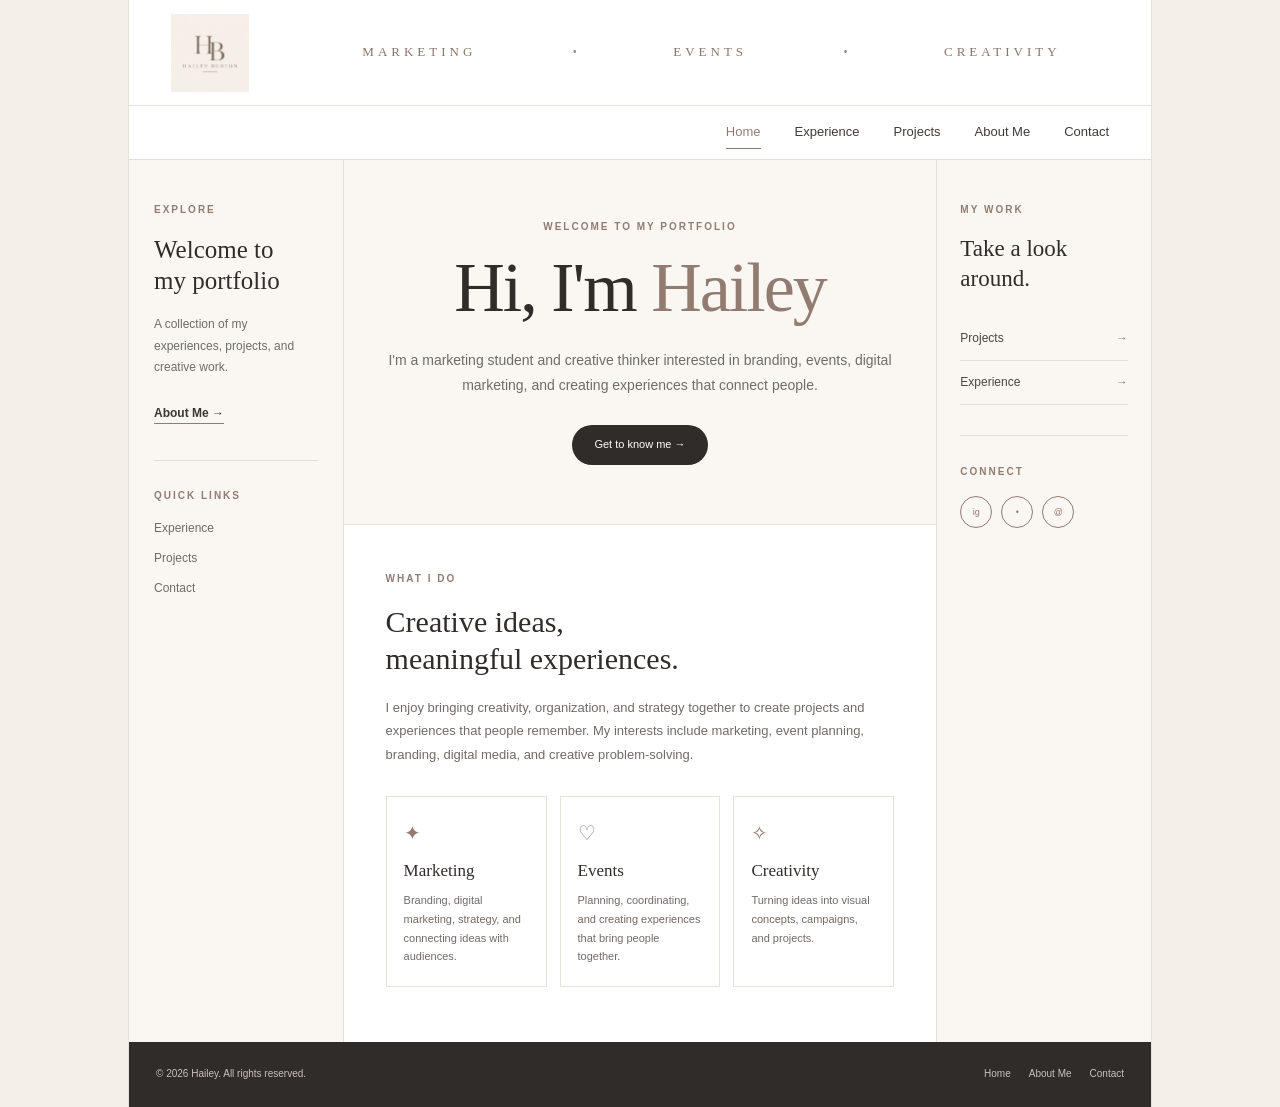
<file: index.html>
<!DOCTYPE html>
<html lang="en">

<head>
    <meta charset="UTF-8">

    <meta name="viewport" content="width=device-width, initial-scale=1.0">

    <title>Hailey</title>

    <link rel="stylesheet" href="style.css">
</head>


<body>

<div class="site">


    <!-- TOP HEADER -->

    <header class="header">

        <div class="brand-row">

            <a href="index.html" class="logo">
                <img src="7ff38bb3-7162-4a8a-8cfe-db217d9649ab.png" alt="HB">
            </a>

            <div class="tagline">

                <span>MARKETING</span>

                <span class="separator">•</span>

                <span>EVENTS</span>

                <span class="separator">•</span>

                <span>CREATIVITY</span>

            </div>

        </div>


        <!-- NAVIGATION -->

        <nav class="navigation">

            <div id="nav"></div>

        </nav>

    </header>



    <!-- THREE COLUMN AREA -->

    <div class="columns">


        <!-- LEFT -->

        <aside class="left-panel">

            <div>

                <div class="label">
                    EXPLORE
                </div>

                <h2>
                    Welcome to<br>
                    my portfolio
                </h2>

                <p>
                    A collection of my experiences,
                    projects, and creative work.
                </p>

                <a href="about.html" class="arrow-link">
                    About Me →
                </a>

            </div>


            <!-- QUICK LINKS -->

            <div class="quick-links">

                <div class="label">
                    QUICK LINKS
                </div>

                <a href="experience.html">
                    Experience
                </a>

                <a href="projects.html">
                    Projects
                </a>

                <a href="contact.html">
                    Contact
                </a>

            </div>

        </aside>



        <!-- CENTER -->

        <main class="center-panel">


            <!-- HERO -->

            <section class="hero">

                <div class="hero-inner">

                    <div class="small-heading">
                        Welcome to my portfolio
                    </div>

                    <h1>
                        Hi, I'm <span>Hailey</span>
                    </h1>

                    <p>
                        I'm a marketing student and creative thinker
                        interested in branding, events, digital
                        marketing, and creating experiences that
                        connect people.
                    </p>

                    <a href="about.html" class="button">
                        Get to know me →
                    </a>

                </div>

            </section>



            <!-- CONTENT -->

            <section class="content">

                <div class="label">
                    WHAT I DO
                </div>

                <h2>
                    Creative ideas,<br>
                    meaningful experiences.
                </h2>

                <p class="description">
                    I enjoy bringing creativity, organization,
                    and strategy together to create projects and
                    experiences that people remember. My interests
                    include marketing, event planning, branding,
                    digital media, and creative problem-solving.
                </p>


                <div class="cards">


                    <div class="card">

                        <div class="icon">
                            ✦
                        </div>

                        <h3>
                            Marketing
                        </h3>

                        <p>
                            Branding, digital marketing,
                            strategy, and connecting ideas
                            with audiences.
                        </p>

                    </div>


                    <div class="card">

                        <div class="icon">
                            ♡
                        </div>

                        <h3>
                            Events
                        </h3>

                        <p>
                            Planning, coordinating, and creating
                            experiences that bring people together.
                        </p>

                    </div>


                    <div class="card">

                        <div class="icon">
                            ✧
                        </div>

                        <h3>
                            Creativity
                        </h3>

                        <p>
                            Turning ideas into visual concepts,
                            campaigns, and projects.
                        </p>

                    </div>


                </div>

            </section>

        </main>



        <!-- RIGHT -->

        <aside class="right-panel">


            <div>

                <div class="label">
                    MY WORK
                </div>

                <h2>
                    Take a look<br>
                    around.
                </h2>


                <a href="projects.html" class="right-link">
                    Projects
                    <span>→</span>
                </a>


                <a href="experience.html" class="right-link">
                    Experience
                    <span>→</span>
                </a>



            </div>



            <!-- CONNECT -->

            <div class="connect">

                <div class="label">
                    CONNECT
                </div>


                <div class="social">

                    <a href="#" aria-label="Instagram">
                        ig
                    </a>

                    <a href="#" aria-label="Social">
                        •
                    </a>

                    <a href="mailto:YOUR-EMAIL@example.com" aria-label="Email">
                        @
                    </a>

                </div>

            </div>


        </aside>


    </div>



    <!-- FOOTER -->

    <footer>

        <span>
            © 2026 Hailey. All rights reserved.
        </span>

        <div>

            <a href="index.html">
                Home
            </a>

            <a href="about.html">
                About Me
            </a>

            <a href="contact.html">
                Contact
            </a>

        </div>

    </footer>


</div>


<script src="nav.js"></script>

</body>

</html>
</file>
<file: style.css>
/* =========================================================
   HAILEY PORTFOLIO
   ========================================================= */


/* RESET */

* {
    margin: 0;
    padding: 0;
    box-sizing: border-box;
}


html {
    scroll-behavior: smooth;
}


body {

    background: #f4efe9;

    color: #302c2a;

    font-family:
        Arial,
        Helvetica,
        sans-serif;

    line-height: 1.6;
}


/* =========================================================
   MAIN WEBSITE
   10% BACKGROUND ON EACH SIDE
   ========================================================= */

.site {

    width: 80%;

    margin: 0 auto;

    min-height: 100vh;

    background: #ffffff;

    border-left: 1px solid #e8e2dc;

    border-right: 1px solid #e8e2dc;
}


/* =========================================================
   HEADER
   ========================================================= */

.header {

    background: #ffffff;

    border-bottom: 1px solid #e5dfd9;
}


/* =========================================================
   LOGO + TAGLINE
   ========================================================= */

.brand-row {

    height: 105px;

    display: flex;

    align-items: center;

    padding: 12px 42px;
}


.logo {

    width: 78px;

    height: 78px;

    display: flex;

    align-items: center;

    justify-content: center;

    flex-shrink: 0;
}


.logo img {

    width: 100%;

    height: 100%;

    object-fit: contain;

    display: block;
}


/* =========================================================
   MARKETING • EVENTS • CREATIVITY
   ========================================================= */

.tagline {

    flex: 1;

    margin-left: 65px;

    display: flex;

    align-items: center;

    justify-content: space-around;

    color: #88766d;

    font-family:
        Georgia,
        "Times New Roman",
        serif;

    font-size: 13px;

    font-weight: 500;

    letter-spacing: 4px;
}


.separator {

    font-family: Arial, sans-serif;

    font-size: 10px;

    letter-spacing: 0;

    color: #9b877e;
}


/* =========================================================
   NAVIGATION
   ========================================================= */

.navigation {

    border-top: 1px solid #e9e4df;

    padding: 14px 42px;
}


#nav {

    display: flex;

    justify-content: flex-end;
}


.nav-links {

    display: flex;

    align-items: center;

    gap: 34px;
}


.nav-links a {

    position: relative;

    color: #403b38;

    text-decoration: none;

    font-size: 13px;

    font-weight: 500;

    padding: 2px 0;
}


.nav-links a:hover {

    color: #927c72;
}


.nav-links a.active {

    color: #927c72;
}


.nav-links a::after {

    content: "";

    position: absolute;

    left: 0;

    bottom: -4px;

    width: 0;

    height: 1px;

    background: #927c72;

    transition: width 0.2s ease;
}


.nav-links a:hover::after,

.nav-links a.active::after {

    width: 100%;
}


/* =========================================================
   THREE COLUMN LAYOUT
   ========================================================= */

.columns {

    display: grid;

    grid-template-columns:
        21%
        58%
        21%;

    min-height: 650px;
}


/* =========================================================
   LEFT PANEL
   ========================================================= */

.left-panel {

    background: #faf7f3;

    border-right: 1px solid #e7e1dc;

    padding: 42px 25px;

    /* CHANGED:
       No longer pushes Quick Links to bottom */
    display: block;
}


.label {

    color: #927c72;

    font-size: 10px;

    font-weight: 600;

    letter-spacing: 2px;

    margin-bottom: 16px;
}


.left-panel h2 {

    font-family:
        Georgia,
        "Times New Roman",
        serif;

    font-size: 25px;

    font-weight: 400;

    line-height: 1.25;

    margin-bottom: 18px;
}


.left-panel p {

    color: #716b67;

    font-size: 12px;

    line-height: 1.8;

    margin-bottom: 20px;
}


.arrow-link {

    color: #3b3633;

    font-size: 12px;

    font-weight: 600;

    text-decoration: none;

    border-bottom: 1px solid #927c72;

    padding-bottom: 3px;
}


.arrow-link:hover {

    color: #927c72;
}


/* =========================================================
   QUICK LINKS
   NOW DIRECTLY UNDER EXPLORE
   ========================================================= */

.quick-links {

    border-top: 1px solid #e4ded8;

    padding-top: 27px;

    margin-top: 35px;
}


.quick-links .label {

    margin-bottom: 15px;
}


.quick-links a {

    display: block;

    color: #716b67;

    font-size: 12px;

    text-decoration: none;

    margin-bottom: 11px;
}


.quick-links a:hover {

    color: #927c72;
}


/* =========================================================
   CENTER PANEL
   ========================================================= */

.center-panel {

    background: #ffffff;

    min-width: 0;
}


/* =========================================================
   HERO
   ========================================================= */

.hero {

    min-height: 365px;

    background: #faf7f3;

    border-bottom: 1px solid #e7e1dc;

    display: flex;

    align-items: center;

    justify-content: center;

    text-align: center;

    padding: 50px 40px;
}


.hero-inner {

    max-width: 620px;
}


.small-heading {

    color: #927c72;

    font-size: 10px;

    font-weight: 600;

    letter-spacing: 2px;

    margin-bottom: 18px;

    text-transform: uppercase;
}


.hero h1 {

    font-family:
        Georgia,
        "Times New Roman",
        serif;

    font-size: clamp(48px, 6vw, 70px);

    font-weight: 400;

    line-height: 1;

    letter-spacing: -2px;

    margin-bottom: 25px;
}


.hero h1 span {

    color: #927c72;
}


.hero p {

    color: #716b67;

    font-size: 14px;

    line-height: 1.8;

    max-width: 560px;

    margin: 0 auto 27px;
}


/* =========================================================
   BUTTON
   ========================================================= */

.button {

    display: inline-block;

    background: #302c2a;

    color: #ffffff;

    text-decoration: none;

    font-size: 11px;

    padding: 11px 22px;

    border-radius: 30px;
}


.button:hover {

    background: #927c72;
}


/* =========================================================
   CONTENT
   ========================================================= */

.content {

    padding: 46px 42px 55px;
}


.content h2 {

    font-family:
        Georgia,
        "Times New Roman",
        serif;

    font-size: 30px;

    font-weight: 400;

    line-height: 1.25;

    margin-bottom: 18px;
}


.description {

    color: #716b67;

    font-size: 13px;

    line-height: 1.8;

    max-width: 650px;

    margin-bottom: 30px;
}


/* =========================================================
   CARDS
   ========================================================= */

.cards {

    display: grid;

    grid-template-columns:
        repeat(3, 1fr);

    gap: 13px;
}


.card {

    border: 1px solid #e7e1dc;

    padding: 20px 17px;

    background: #ffffff;
}


.card:hover {

    border-color: #927c72;
}


.icon {

    color: #927c72;

    font-size: 20px;

    margin-bottom: 8px;
}


.card h3 {

    font-family:
        Georgia,
        "Times New Roman",
        serif;

    font-size: 17px;

    font-weight: 400;

    margin-bottom: 7px;
}


.card p {

    color: #716b67;

    font-size: 11px;

    line-height: 1.7;
}


/* =========================================================
   RIGHT PANEL
   ========================================================= */

.right-panel {

    background: #faf7f3;

    border-left: 1px solid #e7e1dc;

    padding: 42px 23px;

    /* CHANGED:
       No longer pushes Connect to bottom */
    display: block;
}


.right-panel h2 {

    font-family:
        Georgia,
        "Times New Roman",
        serif;

    font-size: 23px;

    font-weight: 400;

    line-height: 1.3;

    margin-bottom: 23px;
}


/* =========================================================
   RIGHT LINKS
   ========================================================= */

.right-link {

    display: flex;

    justify-content: space-between;

    align-items: center;

    color: #4a4542;

    text-decoration: none;

    font-size: 12px;

    padding: 12px 0;

    border-bottom: 1px solid #e4ded8;
}


.right-link:hover {

    color: #927c72;
}


.right-link span {

    color: #927c72;
}


/* =========================================================
   CONNECT
   DIRECTLY UNDER MY WORK
   ========================================================= */

.connect {

    padding-top: 28px;

    margin-top: 30px;

    border-top: 1px solid #e4ded8;
}


.social {

    display: flex;

    gap: 9px;
}


.social a {

    width: 32px;

    height: 32px;

    border: 1px solid #927c72;

    border-radius: 50%;

    display: flex;

    align-items: center;

    justify-content: center;

    text-decoration: none;

    color: #927c72;

    font-size: 9px;
}


.social a:hover {

    background: #927c72;

    color: #ffffff;
}


/* =========================================================
   FOOTER
   ========================================================= */

footer {

    min-height: 65px;

    background: #302c2a;

    color: #c9c1bb;

    display: flex;

    align-items: center;

    justify-content: space-between;

    padding: 18px 27px;

    font-size: 10px;
}


footer div {

    display: flex;

    gap: 18px;
}


footer a {

    color: #c9c1bb;

    text-decoration: none;
}


footer a:hover {

    color: #ffffff;
}


/* =========================================================
   TABLET
   ========================================================= */

@media (max-width: 1000px) {

    .site {
        width: 90%;
    }


    .columns {

        grid-template-columns:
            23%
            54%
            23%;
    }


    .tagline {

        margin-left: 35px;

        letter-spacing: 2px;

        font-size: 11px;
    }


    .nav-links {

        gap: 20px;
    }


    .cards {

        grid-template-columns: 1fr;
    }

}


/* =========================================================
   MOBILE
   ========================================================= */

@media (max-width: 700px) {

    .site {
        width: 94%;
    }


    .brand-row {

        height: 90px;

        padding: 10px 20px;
    }


    .logo {

        width: 60px;

        height: 60px;
    }


    .tagline {

        margin-left: 20px;

        font-size: 8px;

        letter-spacing: 1.5px;
    }


    .navigation {

        padding: 12px 20px;
    }


    #nav {

        justify-content: flex-start;
    }


    .nav-links {

        flex-wrap: wrap;

        justify-content: flex-start;

        gap: 10px 18px;
    }


    .columns {

        grid-template-columns: 1fr;
    }


    .center-panel {

        order: -1;
    }


    .left-panel {

        border-right: none;

        border-bottom: 1px solid #e7e1dc;

        min-height: 400px;
    }


    .right-panel {

        border-left: none;

        border-top: 1px solid #e7e1dc;

        min-height: 350px;
    }


    .hero {

        min-height: 420px;

        padding: 40px 25px;
    }


    .content {

        padding: 40px 25px;
    }


    footer {

        flex-direction: column;

        gap: 12px;

        text-align: center;
    }

}


/* =========================================================
   VERY SMALL PHONES
   ========================================================= */

@media (max-width: 450px) {

    .site {

        width: 100%;
    }


    .tagline {

        font-size: 7px;

        letter-spacing: 1px;

        margin-left: 12px;
    }


    .hero h1 {

        font-size: 47px;
    }

}
/* =========================================================
   ABOUT ME PAGE
   ========================================================= */

.about-hero {

    min-height: 365px;

    background: #faf7f3;

    border-bottom: 1px solid #e7e1dc;

    display: flex;

    align-items: center;

    justify-content: center;

    text-align: center;

    padding: 50px 40px;
}


.about-hero-inner {

    max-width: 620px;
}


.about-hero .small-heading {

    color: #927c72;

    font-size: 10px;

    font-weight: 600;

    letter-spacing: 2px;

    margin-bottom: 20px;

    text-transform: uppercase;
}


.about-hero h1 {

    font-family:
        Georgia,
        "Times New Roman",
        serif;

    font-size: clamp(48px, 6vw, 70px);

    font-weight: 400;

    line-height: 1;

    letter-spacing: -2px;

    margin-bottom: 24px;
}


.about-hero h1 span {

    color: #927c72;
}


.about-hero p {

    color: #716b67;

    font-size: 14px;

    line-height: 1.8;

    max-width: 520px;

    margin: auto;
}


/* =========================================================
   ABOUT CONTENT
   ========================================================= */

.about-content {

    padding: 46px 42px 55px;
}


.about-content h2 {

    font-family:
        Georgia,
        "Times New Roman",
        serif;

    font-size: 30px;

    font-weight: 400;

    line-height: 1.25;

    margin-bottom: 20px;
}


.about-content > p {

    color: #716b67;

    font-size: 13px;

    line-height: 1.9;

    max-width: 680px;

    margin-bottom: 18px;
}


/* =========================================================
   DIVIDERS
   ========================================================= */

.about-divider {

    width: 100%;

    height: 1px;

    background: #e4ded8;

    margin: 38px 0 30px;
}


/* =========================================================
   ABOUT CARDS
   ========================================================= */

.about-grid {

    display: grid;

    grid-template-columns: 1fr 1fr;

    gap: 14px;
}


.about-card {

    border: 1px solid #e7e1dc;

    padding: 22px 19px;

    background: #ffffff;
}


.about-card:hover {

    border-color: #927c72;
}


.about-number {

    color: #927c72;

    font-size: 9px;

    font-weight: 600;

    letter-spacing: 2px;

    margin-bottom: 9px;
}


.about-card h3 {

    font-family:
        Georgia,
        "Times New Roman",
        serif;

    font-size: 19px;

    font-weight: 400;

    margin-bottom: 8px;
}


.about-card p {

    color: #716b67;

    font-size: 11px;

    line-height: 1.7;
}


/* =========================================================
   ABOUT BOTTOM
   ========================================================= */

.about-bottom {

    display: flex;

    align-items: center;

    justify-content: space-between;

    gap: 25px;
}


.about-bottom h2 {

    margin-bottom: 0;

    font-size: 27px;
}


.about-button {

    display: inline-block;

    background: #302c2a;

    color: #ffffff;

    text-decoration: none;

    font-size: 11px;

    padding: 11px 20px;

    border-radius: 30px;

    white-space: nowrap;
}


.about-button:hover {

    background: #927c72;
}


/* =========================================================
   ABOUT PAGE MOBILE
   ========================================================= */

@media (max-width: 700px) {

    .about-hero {

        min-height: 400px;

        padding: 40px 25px;
    }


    .about-content {

        padding: 40px 25px 50px;
    }


    .about-grid {

        grid-template-columns: 1fr;
    }


    .about-bottom {

        flex-direction: column;

        align-items: flex-start;
    }
.about-hero-inner .headshot {
    width: 180px !important;
    height: 220px !important;
    max-width: 180px !important;
    max-height: 220px !important;
    object-fit: cover;
    border-radius: 8px;
    display: block;
    margin: 0 auto 25px;
    box-sizing: border-box;
}
</file>
